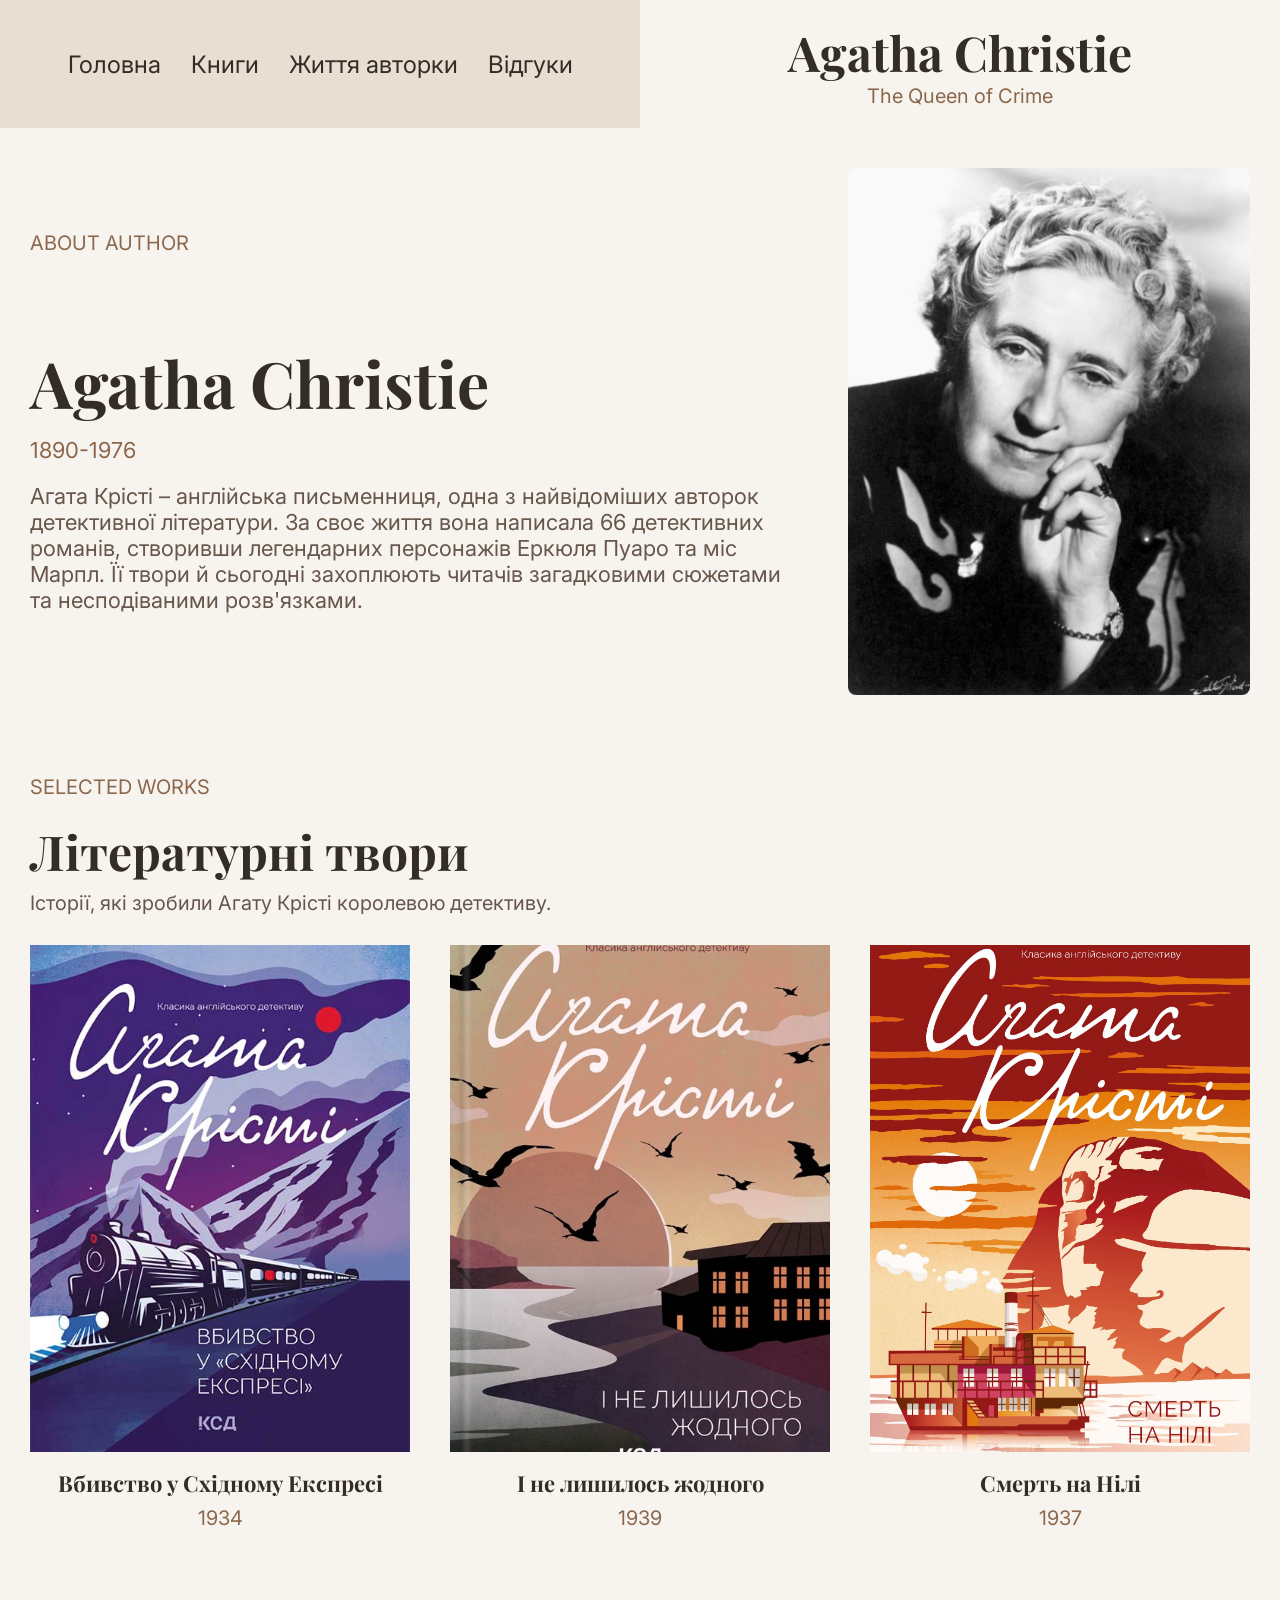
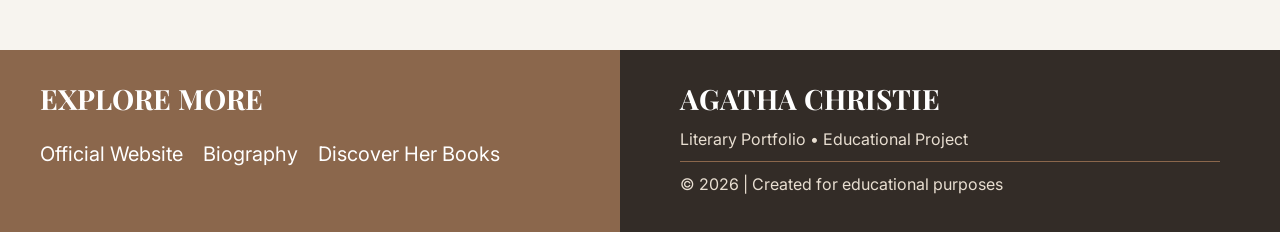
<file: index.html>
<!DOCTYPE html>
<html lang="uk">
<head>
    <meta charset="UTF-8">
    <meta name="viewport" content="width=device-width, initial-scale=1.0">
    <title>Agatha Christie | Literary Portfolio</title>
    <link rel="stylesheet" href="style.css">
</head>
<body>
    <div class="container">
        <div class="top">
            <nav class="menu">
                <ul>
                    <li><a href="index.html">Головна</a></li>
                    <li><a href="books.html">Книги</a></li>
                    <li><a href="biography.html">Життя авторки</a></li>
                    <li><a href="reviews.html">Відгуки</a></li>
                </ul>
            </nav>
            <header class="header">
                <h2>Agatha Christie</h2>
                <p>The Queen of Crime</p>
            </header>
        </div>
        <main class="content">
            <section class="about" id="about">
                <div class="about-text">
                    <p class="about-label">ABOUT AUTHOR</p>
                    <h1>Agatha Christie</h1>
                    <p class="about-years">1890-1976</p>
                    <p>Агата Крісті – англійська письменниця,
                         одна з найвідоміших авторок детективної літератури. 
                         За своє життя вона написала 66 детективних романів, 
                         створивши легендарних персонажів Еркюля Пуаро та міс Марпл. 
                         Її твори й сьогодні захоплюють читачів загадковими сюжетами 
                         та несподіваними розв'язками.</p>
                </div>
                <div class="about-img">
                    <img src="gallery/AgathaChristiephoto.avif" alt="Портрет Агати Крісті">
                </div>
            </section>
            <section class="works" id="works">
                <p class="works-label">SELECTED WORKS</p>
                <h2>Літературні твори</h2>
                <p class="works-description">Історії, які зробили Агату Крісті королевою детективу.</p>
                <div class="books">
                    <article class="book">
                        <a href="https://www.agathachristie.com/stories/murder-on-the-orient-express">
                            <img src="gallery/book1.jpeg" alt='Обкладинка книги "Вбивство у Східному Експресі"'>
                        </a>
                        <h4>Вбивство у Східному Експресі</h4>
                        <p>1934</p>
                    </article>
                    <article class="book">
                        <a href="https://www.agathachristie.com/stories/and-then-there-were-none">
                            <img src="gallery/book2.jpeg" alt='Обкладинка книги "І не лишилось жодного"'>
                        </a>
                        <h4>І не лишилось жодного</h4>
                        <p>1939</p>
                    </article>
                    <article class="book">
                        <a href="https://www.agathachristie.com/stories/death-on-the-nile">
                            <img src="gallery/book3.jpeg" alt='Обкладинка книги "Смерть на Нілі"'>
                        </a>
                        <h4>Смерть на Нілі</h4>
                        <p>1937</p>
                    </article>
                </div>
            </section>
        </main>
        <div class="bottom">
            <aside class="additional" id="links">
                <h3>EXPLORE MORE</h3>
                <ul>
                    <li><a href="https://www.agathachristie.com/">Official Website</a></li>
                    <li><a href="https://www.agathachristie.com/about-christie">Biography</a></li>
                    <li><a href="https://www.agathachristie.com/stories">Discover Her Books</a></li>
                </ul>
            </aside>
            <footer class="footer" id="contacts">
                <h3>AGATHA CHRISTIE</h3>
                <p>Literary Portfolio • Educational Project</p>
                <p>© 2026 | Created for educational purposes</p>
            </footer>
        </div>
    </div>
</body>
</html>
</file>
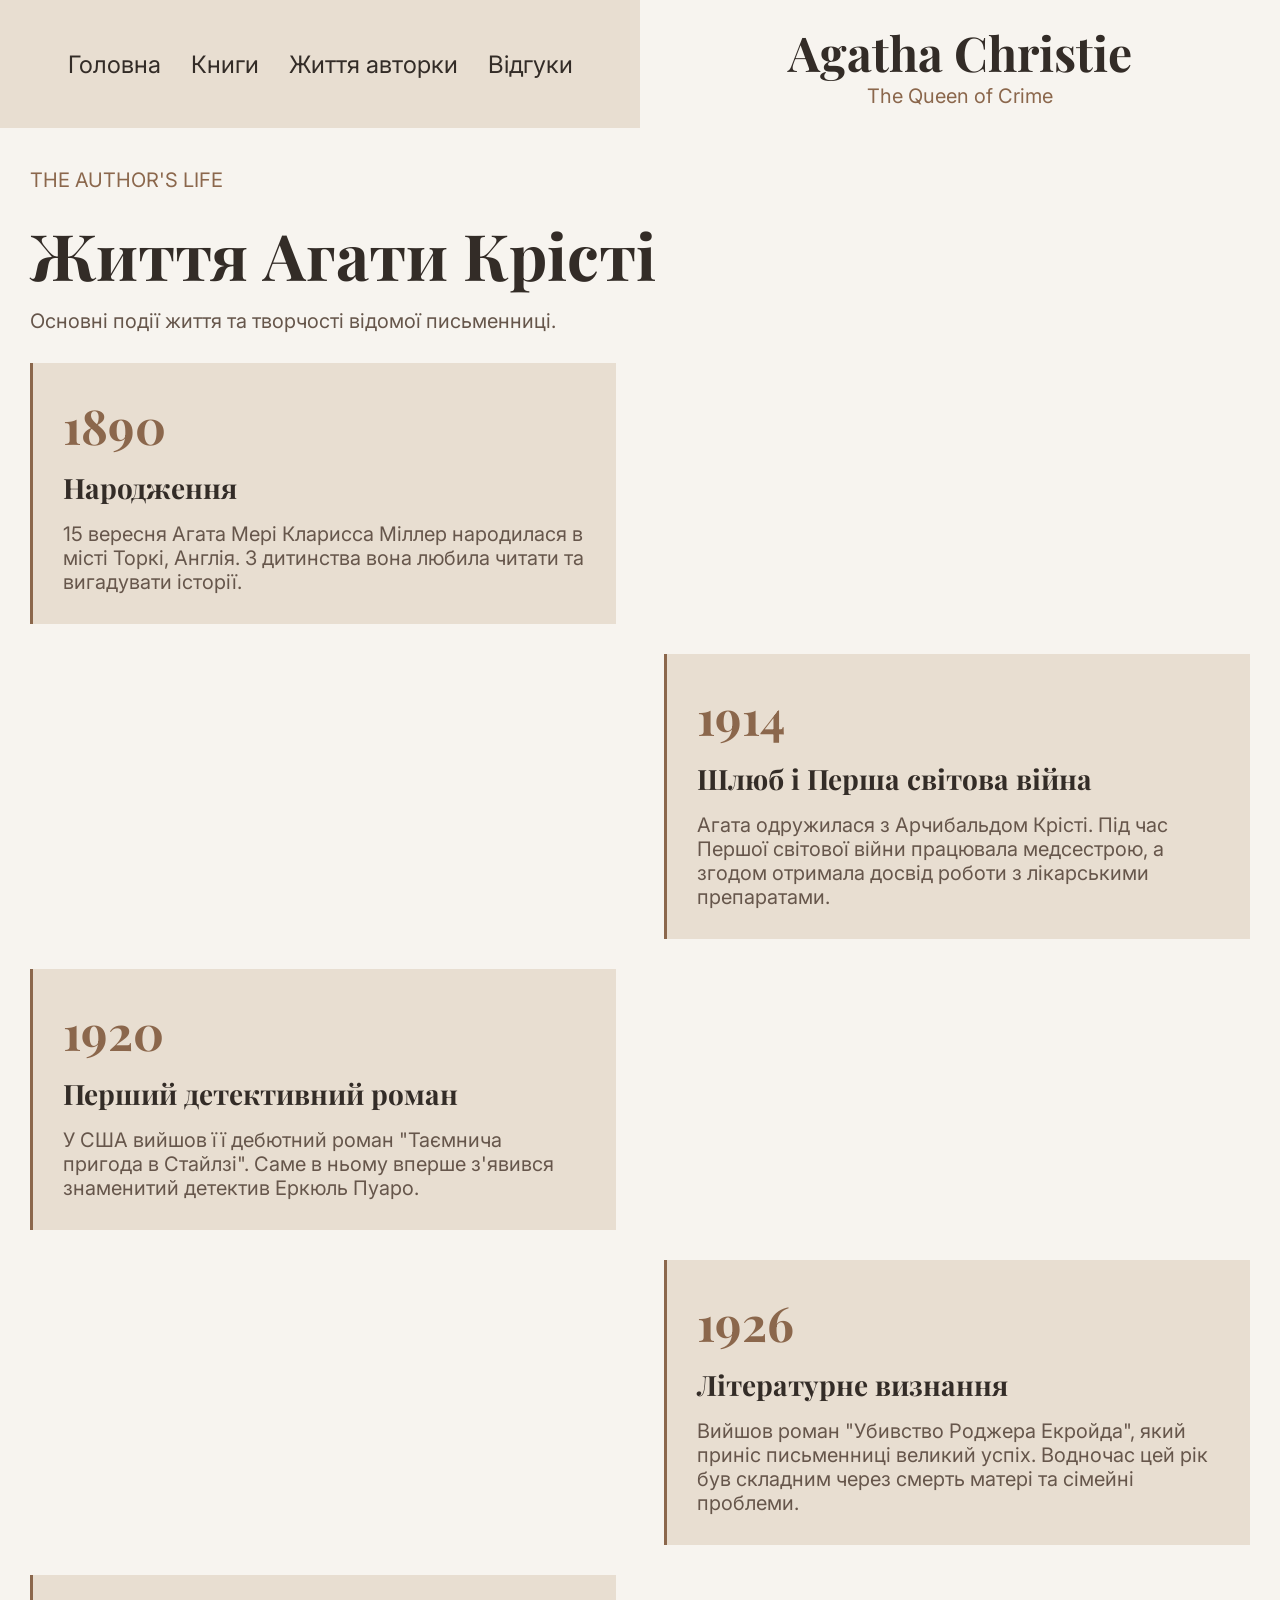
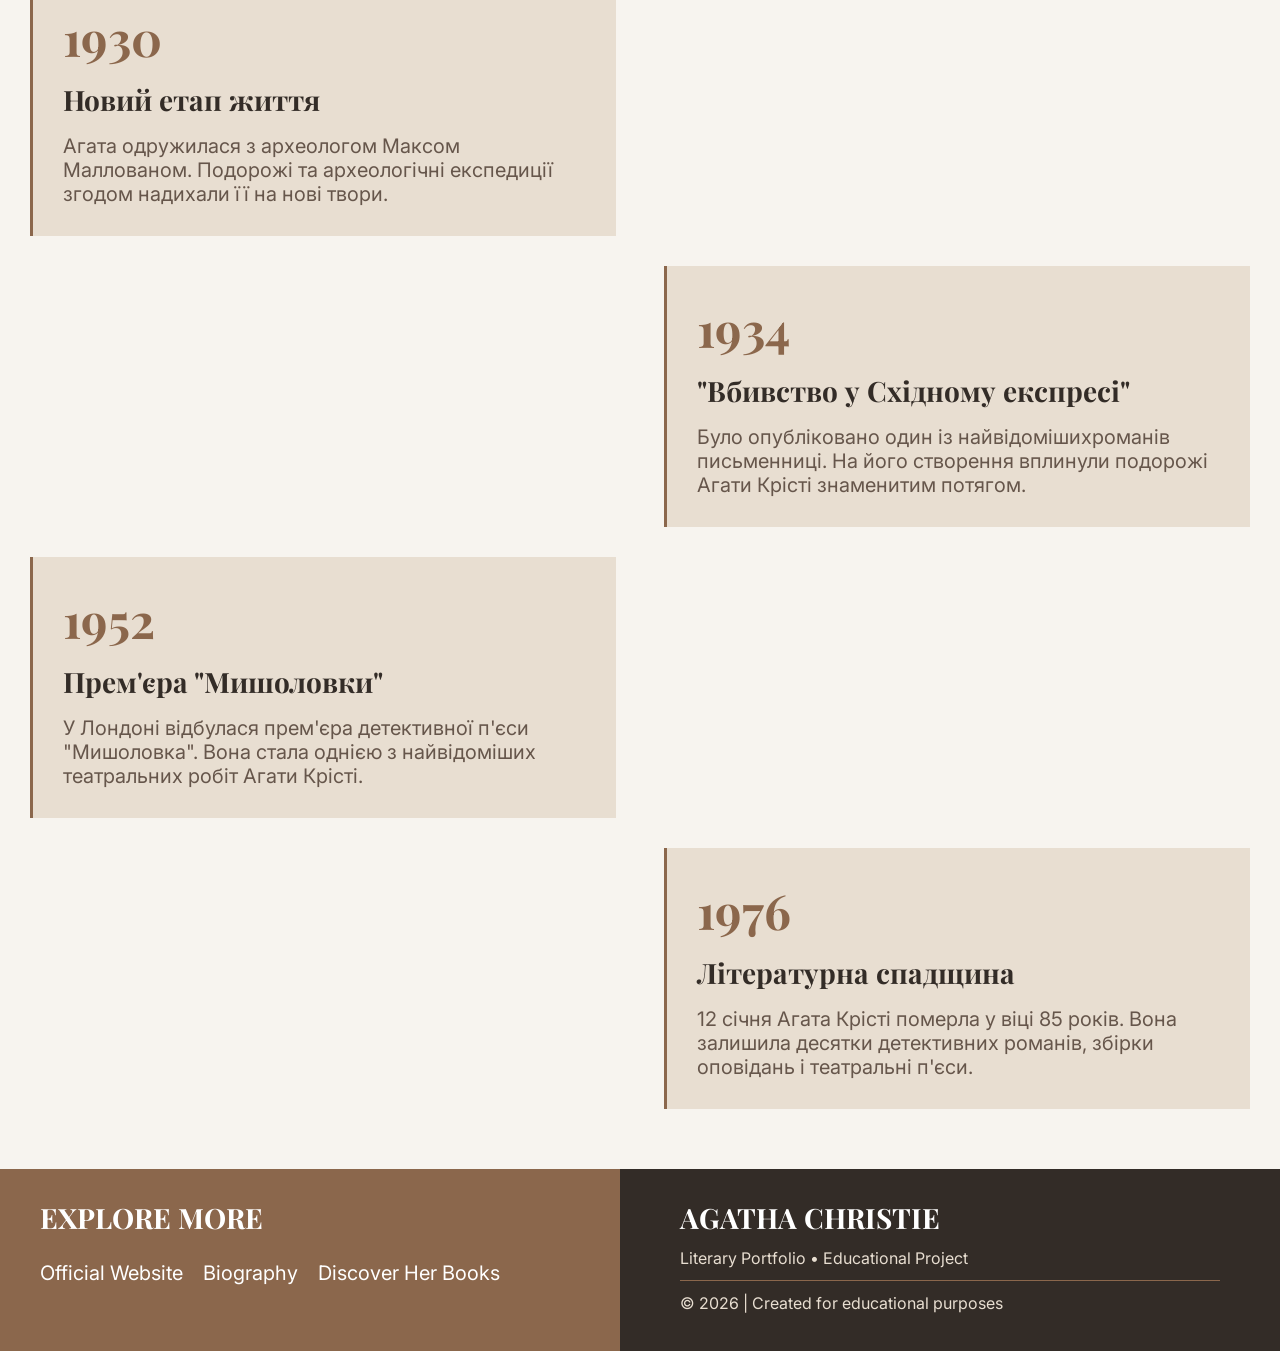
<file: biography.html>
<!DOCTYPE html>
<html lang="uk">
<head>
    <meta charset="UTF-8">
    <meta name="viewport" content="width=device-width, initial-scale=1.0">
    <title>Життя авторки | Agatha Christie</title>
    <link rel="stylesheet" href="style.css">
</head>
<body>
    <div class="container">
        <div class="top">
            <nav class="menu">
                <ul>
                    <li><a href="index.html">Головна</a></li>
                    <li><a href="books.html">Книги</a></li>
                    <li><a href="biography.html">Життя авторки</a></li>
                    <li><a href="reviews.html">Відгуки</a></li>
                </ul>
            </nav>
            <header class="header">
                <h2>Agatha Christie</h2>
                <p>The Queen of Crime</p>
            </header>
        </div>

        <main class="content">
            <section class="timeline-section">
                <p class="timeline-label">THE AUTHOR'S LIFE</p>
                <h1>Життя Агати Крісті</h1>
                <p class="timeline-description">Основні події життя та творчості відомої письменниці.</p>

                <div class="timeline">
                    <article class="timeline-item">
                        <h2>1890</h2>
                        <h3>Народження</h3>
                        <p>15 вересня Агата Мері Кларисса Міллер народилася в місті Торкі, Англія.
                            З дитинства вона любила читати та вигадувати історії.</p>
                    </article>
                    <article class="timeline-item">
                        <h2>1914</h2>
                        <h3>Шлюб і Перша світова війна</h3>
                        <p>Агата одружилася з Арчибальдом Крісті. 
                            Під час Першої світової війни працювала медсестрою, 
                            а згодом отримала досвід роботи з лікарськими препаратами.</p>
                    </article>
                    <article class="timeline-item">
                        <h2>1920</h2>
                        <h3>Перший детективний роман</h3>
                        <p>У США вийшов її дебютний роман "Таємнича пригода в Стайлзі".
                            Саме в ньому вперше з'явився знаменитий детектив Еркюль Пуаро.</p>
                    </article>
                    <article class="timeline-item">
                        <h2>1926</h2>
                        <h3>Літературне визнання</h3>
                        <p>Вийшов роман "Убивство Роджера Екройда", який приніс письменниці великий успіх.
                            Водночас цей рік був складним через смерть матері та сімейні проблеми.</p>
                    </article>
                    <article class="timeline-item">
                        <h2>1930</h2>
                        <h3>Новий етап життя</h3>
                        <p>Агата одружилася з археологом Максом Маллованом. 
                            Подорожі та археологічні експедиції згодом надихали її на нові твори.</p>
                    </article>
                    <article class="timeline-item">
                        <h2>1934</h2>
                        <h3>"Вбивство у Східному експресі"</h3>
                        <p>Було опубліковано один із найвідомішихроманів письменниці.
                            На його створення вплинули подорожі Агати Крісті знаменитим потягом.</p>
                    </article>
                    <article class="timeline-item">
                        <h2>1952</h2>
                        <h3>Прем'єра "Мишоловки"</h3>
                        <p>У Лондоні відбулася прем'єра детективної п'єси "Мишоловка".
                            Вона стала однією з найвідоміших театральних робіт Агати Крісті.</p>
                    </article>
                    <article class="timeline-item">
                        <h2>1976</h2>
                        <h3>Літературна спадщина</h3>
                        <p>12 січня Агата Крісті померла у віці 85 років. 
                            Вона залишила десятки детективних романів, збірки оповідань і театральні п'єси.</p>
                    </article>
                </div>
            </section>
        </main>

        <div class="bottom">
            <aside class="additional" id="links">
                <h3>EXPLORE MORE</h3>
                <ul>
                    <li><a href="https://www.agathachristie.com/">Official Website</a></li>
                    <li><a href="https://www.agathachristie.com/about-christie">Biography</a></li>
                    <li><a href="https://www.agathachristie.com/stories">Discover Her Books</a></li>
                </ul>
            </aside>

            <footer class="footer" id="contacts">
                <h3>AGATHA CHRISTIE</h3>
                <p>Literary Portfolio • Educational Project</p>
                <p>© 2026 | Created for educational purposes</p>
            </footer>
        </div>
    </div>
</body>
</html>
</file>
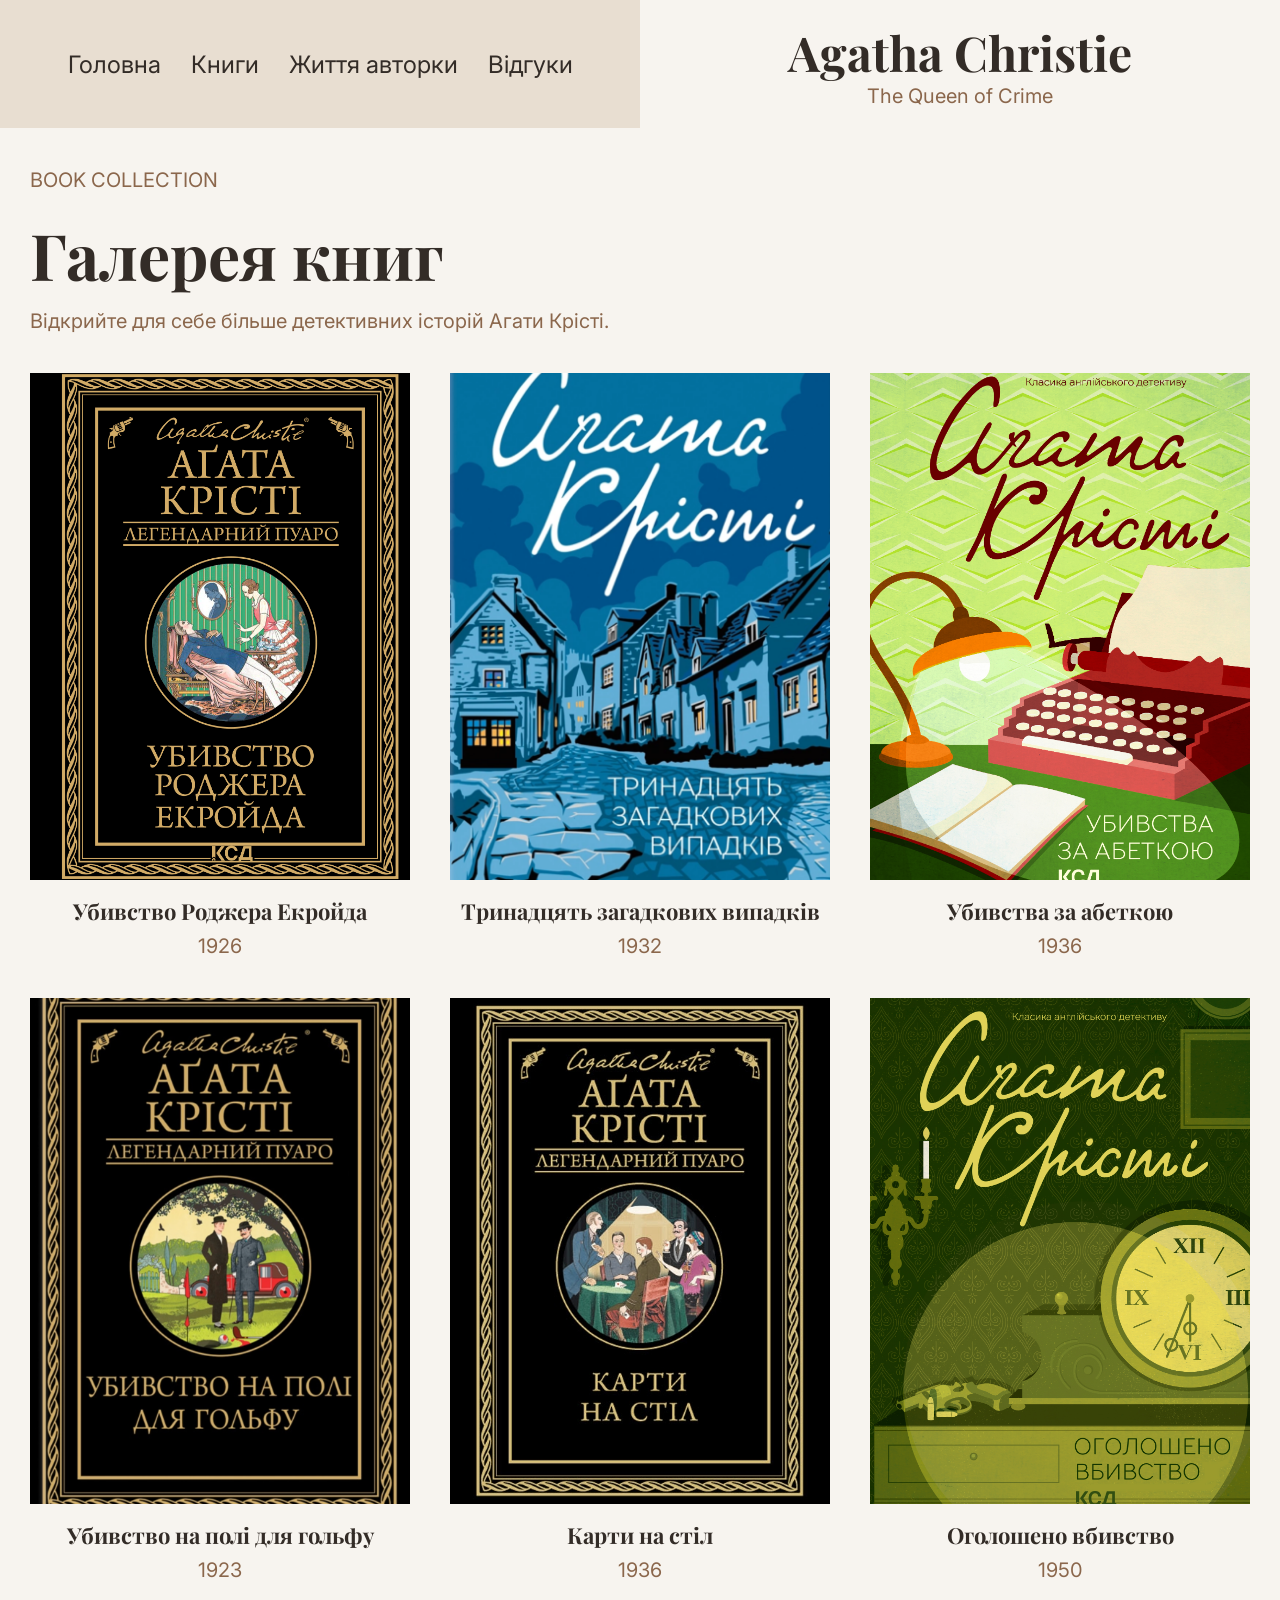
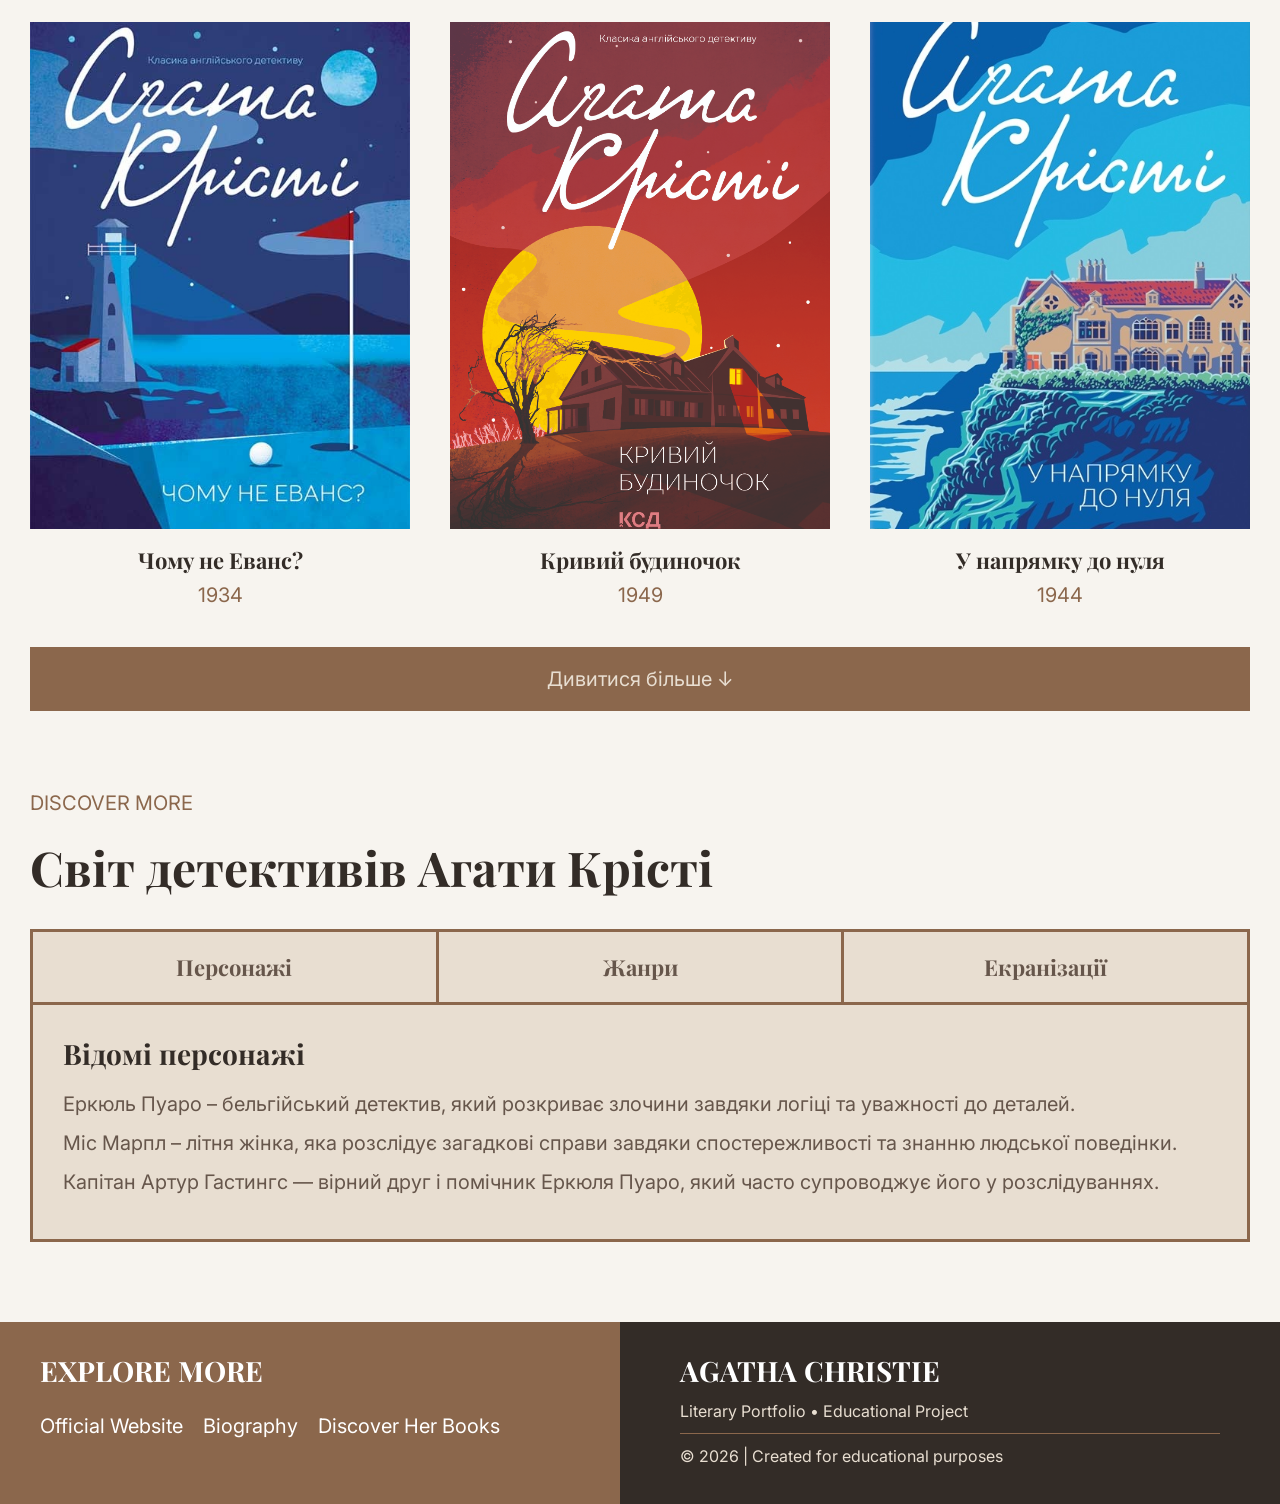
<file: books.html>
<!DOCTYPE html>
<html lang="uk">
<head>
    <meta charset="UTF-8">
    <meta name="viewport" content="width=device-width, initial-scale=1.0">
    <title>Книги | Agatha Christie</title>
    <link rel="stylesheet" href="style.css">
</head>
<body>
    <div class="container">
        <div class="top">
            <nav class="menu">
                <ul>
                    <li><a href="index.html">Головна</a></li>
                    <li><a href="books.html">Книги</a></li>
                    <li><a href="biography.html">Життя авторки</a></li>
                    <li><a href="reviews.html">Відгуки</a></li>
                </ul>
            </nav>
            <header class="header">
                <h2>Agatha Christie</h2>
                <p>The Queen of Crime</p>
            </header>
        </div>

        <main class="content">
            <section class="gallery" id="gallery">
                <p class="gallery-label">BOOK COLLECTION</p>
                <h1>Галерея книг</h1>
                <p class="gallery-description">Відкрийте для себе більше детективних історій Агати Крісті.</p>

                <div class="gallery-grid">
                    <article class="gallery-card">
                        <a href="https://www.agathachristie.com/stories/the-murder-of-roger-ackroyd">
                            <img src="gallery/book4.jpeg" alt='Обкладинка книги "Убивство Роджера Екройда"'>
                        </a>
                        <h4>Убивство Роджера Екройда</h4>
                        <p>1926</p>
                    </article>

                    <article class="gallery-card">
                        <a href="https://www.agathachristie.com/stories/the-thirteen-problems">
                            <img src="gallery/book5.jpeg" alt='Обкладинка книги "Тринадцять загадкових випадків"'>
                        </a>
                        <h4>Тринадцять загадкових випадків</h4>
                        <p>1932</p>
                    </article>

                    <article class="gallery-card">
                        <a href="https://www.agathachristie.com/stories/the-abc-murders">
                            <img src="gallery/book6.jpeg" alt='Обкладинка книги "Убивства за абеткою"'>
                        </a>
                        <h4>Убивства за абеткою</h4>
                        <p>1936</p>
                    </article>

                    <article class="gallery-card">
                        <a href="https://www.agathachristie.com/stories/the-murder-on-the-links">
                            <img src="gallery/book7.jpeg" alt='Обкладинка книги "Убивство на полі для гольфу"'>
                        </a>
                        <h4>Убивство на полі для гольфу</h4>
                        <p>1923</p>
                    </article>

                    <article class="gallery-card">
                        <a href="https://www.agathachristie.com/stories/cards-on-the-table">
                            <img src="gallery/book8.jpeg" alt='Обкладинка книги "Карти на стіл"'>
                        </a>
                        <h4>Карти на стіл</h4>
                        <p>1936</p>
                    </article>

                    <article class="gallery-card">
                        <a href="https://www.agathachristie.com/stories/a-murder-is-announced">
                            <img src="gallery/book9.jpeg" alt='Обкладинка книги "Оголошено вбивство"'>
                        </a>
                        <h4>Оголошено вбивство</h4>
                        <p>1950</p>
                    </article>

                    <article class="gallery-card">
                        <a href="https://www.agathachristie.com/stories/why-didnt-they-ask-evans">
                            <img src="gallery/book10.jpeg" alt='Обкладинка книги "Чому не Еванс?"'>
                        </a>
                        <h4>Чому не Еванс?</h4>
                        <p>1934</p>
                    </article>

                    <article class="gallery-card">
                        <a href="https://www.agathachristie.com/stories/crooked-house">
                            <img src="gallery/book11.jpeg" alt='Обкладинка книги "Кривий будиночок"'>
                        </a>
                        <h4>Кривий будиночок</h4>
                        <p>1949</p>
                    </article>

                    <article class="gallery-card">
                        <a href="https://www.agathachristie.com/stories/towards-zero">
                            <img src="gallery/book12.jpeg" alt='Обкладинка книги "У напрямку до нуля"'>
                        </a>
                        <h4>У напрямку до нуля</h4>
                        <p>1944</p>
                    </article>
                </div>
                <a href="https://www.agathachristie.com/stories" class="gallery-more">
                    Дивитися більше ↓
                </a>
            </section>

            <section class="tabs-section">
                <p class="tabs-label">DISCOVER MORE</p>
                <h2>Світ детективів Агати Крісті</h2>

                <div class="tabs">
                    <input type="radio" name="tabs" id="tab1" checked>
                    <input type="radio" name="tabs" id="tab2">
                    <input type="radio" name="tabs" id="tab3">

                    <div class="tabs-menu">
                        <label for="tab1"><h4>Персонажі</h4></label>
                        <label for="tab2"><h4>Жанри</h4></label>
                        <label for="tab3"><h4>Екранізації</h4></label>
                    </div>

                    <div class="tabs-content">
                        <div class="tab-content" id="content1">
                            <h3>Відомі персонажі</h3>
                            <p>Еркюль Пуаро – бельгійський детектив, який розкриває злочини завдяки логіці та уважності до деталей.</p>
                            <p>Міс Марпл – літня жінка, яка розслідує загадкові справи завдяки спостережливості та знанню людської поведінки.</p>
                            <p>Капітан Артур Гастингс — вірний друг і помічник Еркюля Пуаро, який часто супроводжує його у розслідуваннях.</p>
                        </div>
                        <div class="tab-content" id="content2">
                            <h3>Особливості творчості</h3>
                            <p>Агата Крісті писала переважно в детективному жанрі, а також у суміжних і супутніх напрямках:</p>
                            <ul>
                                <li>Класичний детектив (загадки в замкненому просторі, розслідування в будинках, потягах, на кораблях; серії про Еркюля Пуаро та міс Марпл).</li>
                                <li>Психологічний детектив та трилер (твори з глибоким аналізом мотивів і характеру злочинця, наприклад, "І не лишилось жодного" / "Десять негренят").</li>
                                <li>Шпигунський роман / пригодницький детектив (книги з міжнародною інтригою, таємними агентами та змовами, як-от "Чому не Еванс?" або "Таємниця Семи Циферблатів").</li>
                            </ul>
                        </div>
                        <div class="tab-content" id="content3">
                            <h3>Екранізації творів</h3>
                            <p>Багато романів Агати Крісті були екранізовані для кіно й телебачення.</p>
                            <ul>
                                <li>"Пуаро Агати Крісті" (1989–2013) — легендарний британський серіал із Девідом Суше у ролі Еркюля Пуаро, який вважається еталонним утіленням цього персонажа.</li>
                                <li>"Міс Марпл" (1984–1992) — класична адаптація від BBC, де роль проникливої міс Марпл зіграла Джоан Хіксон.</li>
                                <li>"Вбивство у Східному експресі" (2017) — зірковий переказ класичної історії про злочин у сніговому полоні поїзда.</li>
                            </ul>
                        </div>
                    </div>
                </div>
            </section>
        </main>

        

        <div class="bottom">
            <aside class="additional" id="links">
                <h3>EXPLORE MORE</h3>
                <ul>
                    <li><a href="https://www.agathachristie.com/">Official Website</a></li>
                    <li><a href="https://www.agathachristie.com/about-christie">Biography</a></li>
                    <li><a href="https://www.agathachristie.com/stories">Discover Her Books</a></li>
                </ul>
            </aside>

            <footer class="footer" id="contacts">
                <h3>AGATHA CHRISTIE</h3>
                <p>Literary Portfolio • Educational Project</p>
                <p>© 2026 | Created for educational purposes</p>
            </footer>
        </div>
    </div>
</body>
</html>
</file>
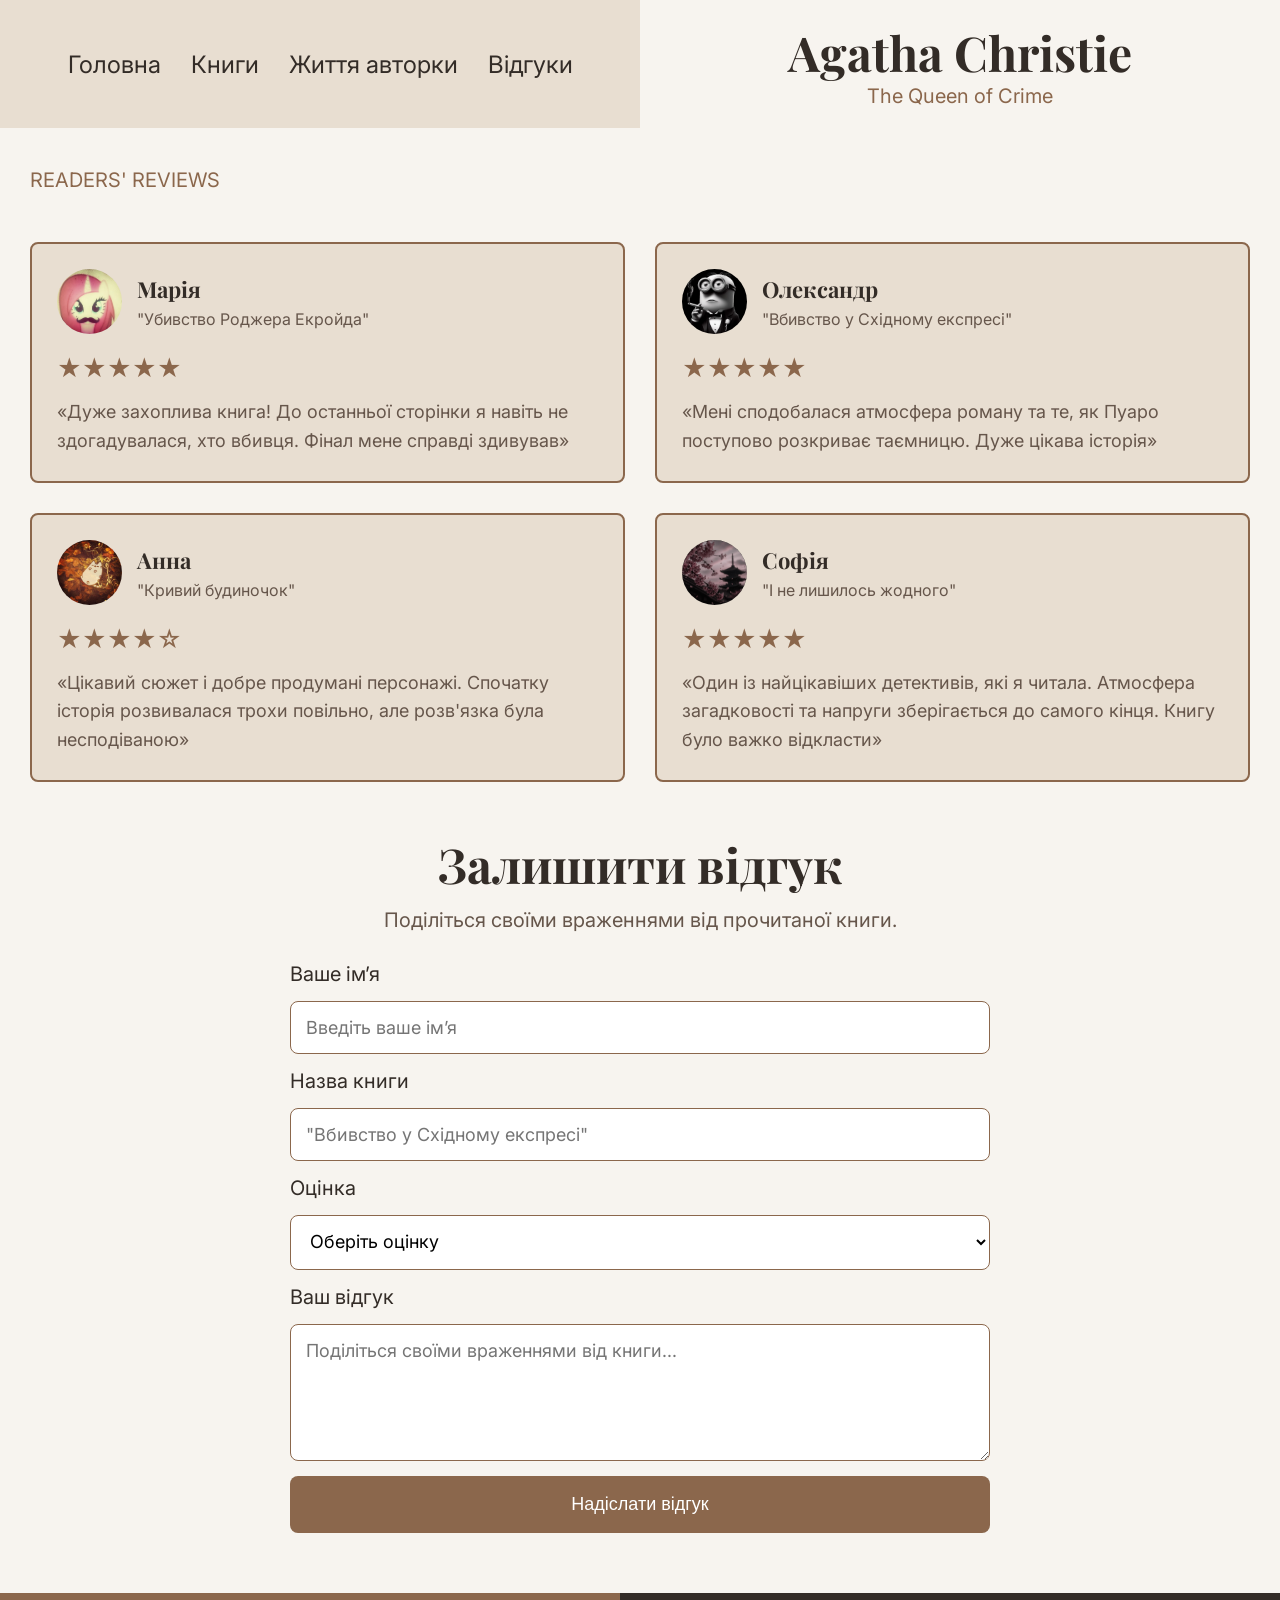
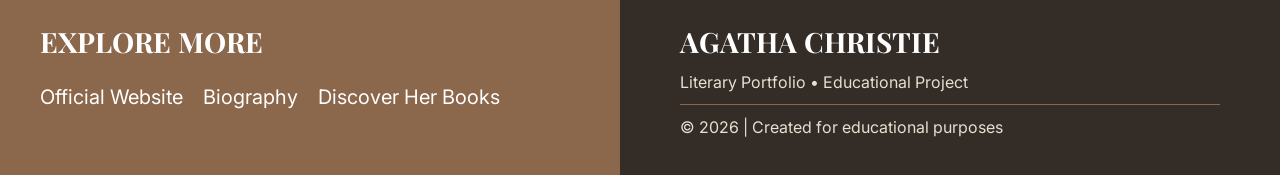
<file: reviews.html>
<!DOCTYPE html>
<html lang="uk">
<head>
    <meta charset="UTF-8">
    <meta name="viewport" content="width=device-width, initial-scale=1.0">
    <title>Відгуки | Agatha Christie</title>
    <link rel="stylesheet" href="style.css">
</head>
<body>
    <div class="container">
        <div class="top">
            <nav class="menu">
                <ul>
                    <li><a href="index.html">Головна</a></li>
                    <li><a href="books.html">Книги</a></li>
                    <li><a href="biography.html">Життя авторки</a></li>
                    <li><a href="reviews.html">Відгуки</a></li>
                </ul>
            </nav>
            <header class="header">
                <h2>Agatha Christie</h2>
                <p>The Queen of Crime</p>
            </header>
        </div>

        <main class="content">
           <section class="reviews-section">
            <p class="reviews-label">READERS' REVIEWS</p>
            <article class="review-card">
                <div class="review-author">
                    <img src="gallery/avatar1.jpeg" alt="Аватар">
                    <div>
                        <h4>Марія</h4>
                        <p>"Убивство Роджера Екройда"</p>
                    </div>
                </div>
                <p class="review-rating">★★★★★</p>
                <blockquote>
                    «Дуже захоплива книга! До останньої сторінки я навіть не здогадувалася, хто вбивця.
                    Фінал мене справді здивував»
                </blockquote>
            </article>

            <article class="review-card">
                <div class="review-author">
                    <img src="gallery/avatar2.jpeg" alt="Аватар">
                    <div>
                        <h4>Олександр</h4>
                        <p>"Вбивство у Східному експресі"</p>
                    </div>
                </div>
                <p class="review-rating">★★★★★</p>
                <blockquote>
                    «Мені сподобалася атмосфера роману та те, як Пуаро поступово розкриває таємницю. 
                    Дуже цікава історія»
                </blockquote>
            </article>

            <article class="review-card">
                <div class="review-author">
                    <img src="gallery/avatar3.jpeg" alt="Аватар">
                    <div>
                        <h4>Анна</h4>
                        <p>"Кривий будиночок"</p>
                    </div>
                </div>
                <p class="review-rating">★★★★☆</p>
                <blockquote>
                    «Цікавий сюжет і добре продумані персонажі.
                    Спочатку історія розвивалася трохи повільно, але розв'язка була несподіваною»
                </blockquote>
            </article>

            <article class="review-card">
                <div class="review-author">
                    <img src="gallery/avatar4.jpeg" alt="Аватар">
                    <div>
                        <h4>Софія</h4>
                        <p>"І не лишилось жодного"</p>
                    </div>
                </div>
                <p class="review-rating">★★★★★</p>
                <blockquote>
                    «Один із найцікавіших детективів, які я читала. Атмосфера загадковості та напруги 
                    зберігається до самого кінця. Книгу було важко відкласти»
                </blockquote>
            </article>
           </section>

           <section class="review-form-section">
            <h2>Залишити відгук</h2>
            <p>Поділіться своїми враженнями від прочитаної книги.</p>

            <form class="review-form">
                <label for="name">Ваше імʼя</label>
                <input type="text" id="name" name="name" placeholder="Введіть ваше імʼя" required>

                <label for="book">Назва книги</label>
                <input type="text" id="book" name="book" placeholder='"Вбивство у Східному експресі"' required>

                <label for="rating">Оцінка</label>
                <select id="rating" name="rating" required>
                    <option value="" disabled selected>Оберіть оцінку</option>
                    <option value="5">Відмінно</option>
                    <option value="4">Добре</option>
                    <option value="3">Нормально</option>
                    <option value="2">Не дуже</option>
                    <option value="1">Погано</option>
                </select>

                <label for="review">Ваш відгук</label>
                <textarea name="review" id="review" rows="5" placeholder="Поділіться своїми враженнями від книги..." required></textarea>

                <button type="submit">Надіслати відгук</button>
            </form>
           </section>
        </main>

        <div class="bottom">
            <aside class="additional" id="links">
                <h3>EXPLORE MORE</h3>
                <ul>
                    <li><a href="https://www.agathachristie.com/">Official Website</a></li>
                    <li><a href="https://www.agathachristie.com/about-christie">Biography</a></li>
                    <li><a href="https://www.agathachristie.com/stories">Discover Her Books</a></li>
                </ul>
            </aside>

            <footer class="footer" id="contacts">
                <h3>AGATHA CHRISTIE</h3>
                <p>Literary Portfolio • Educational Project</p>
                <p>© 2026 | Created for educational purposes</p>
            </footer>
        </div>
    </div>
</body>
</html>
</file>
<file: style.css>
@import url('reset.css');
@import url('base.css');

/* Загальні стилі */
.container{
    width: 100%;
    max-width: var(--container-max-width);
    margin: 0 auto;
    background-color: var(--color-background);
    color: var(--color-text);
    font-family: var(--font-family-text);
    font-size: var(--font-size-p);
}

/* Навігаційне меню */
.menu{
    flex: 1;
    min-width: 0;
    background-color: var(--color-beige);
    display: flex;
    justify-content: center;
    align-items: center;
    padding: 30px 20px;
}

.menu ul{
    display: flex;
    gap: 30px;
}

.menu a{
    font-size: var(--font-size-menu);
    color: var(--color-dark);
}

.menu a:hover{
    color: var(--color-brown);
}

/* Хедер */
.header{
    flex: 1;
    min-width: 0;
    background-color: var(--color-background);
    display: flex;
    flex-direction: column;
    justify-content: center;
    align-items: center;
    padding: 20px;
    text-align: center;
}

.header h2{
    font-family: var(--font-family-heading);
    font-size: var(--font-size-h2);
    color: var(--color-dark);
}

.header p{
    color: var(--color-brown);
}

.top{
    display: flex;
}

/* Основний вміст */
.content{
    width: 100%;
    background-color: var(--color-background);
}

/* Головна - про авторку */
.about{
    width: 100%;
    max-width: var(--content-max-width);
    margin: 0 auto;
    padding: 40px var(--page-padding);
    display: flex;
    justify-content: space-between;
    align-items: center;
    gap: 40px;
}

.about .about-text{
    flex: 1;
    min-width: 0;
}

.about-text h1{
    font-family: var(--font-family-heading);
    font-size: var(--font-size-h1);
    color: var(--color-dark);
    margin-bottom: 12px;
}

.about-text p{
    font-size: 22px;
    margin-bottom: 20px;
}

.about-text .about-label{
    font-size: var(--font-size-p);
    color: var(--color-brown);
    margin-bottom: 85px;
}

.about-years{
    color: var(--color-brown);
}

.about-img{
    flex: 0 1 402px;
    min-width: 0;
}

.about-img img{
    width: 100%;
    height: auto;
    aspect-ratio: 402/527;
    object-fit: cover;
    border-radius: 8px;
}

/* Головна - твори */
.works{
    width: 100%;
    max-width: var(--content-max-width);
    margin: 0 auto;
    padding: 40px var(--page-padding) 120px;
}

.works-label{
    color: var(--color-brown);
    margin-bottom: 20px;
}

.works h2{
    font-family: var(--font-family-heading);
    font-size: var(--font-size-h2);
    color: var(--color-dark);
    margin-bottom: 8px;
}

.works-description{
    margin-bottom: 30px;
}

/* Головна - книги */
.books{
    display: grid;
    grid-template-columns: repeat(3, minmax(0, 1fr));
    gap: 40px;
}

.book{
    min-width: 0;
    text-align: center;
}

.book img{
    width: 100%;
    height: auto;
    aspect-ratio: 3/4;
    object-fit: cover;
    margin-bottom: 16px;
}

.book img:hover{
    transform: scale(1.1);
}

.book h4{
    font-family: var(--font-family-heading);
    font-size: var(--font-size-h4);
    color: var(--color-dark);
    margin-bottom: 8px;
}

.book p{
    color: var(--color-brown);
}

/* Нижня частина сайту */
.bottom{
    display: flex;
}

/* Посилання */
.additional{
    flex: 1;
    min-width: 0;
    background-color: var(--color-brown);
    color: var(--color-white);
    padding: 30px 40px;
}

.additional h3{
    font-family: var(--font-family-heading);
    font-size: var(--font-size-h3);
    margin-bottom: 16px;
}

.additional a:hover{
    text-decoration: underline;
}

.additional ul{
    display: flex;
    flex-wrap: nowrap;
    gap: 20px;
    margin-top: 25px;
}

/* Футер */
.footer{
    flex: 1;
    min-width: 0;
    background-color: var(--color-dark);
    color: var(--color-beige);
    padding: 30px 60px;
}

.footer h3{
    font-family: var(--font-family-heading);
    font-size: var(--font-size-h3);
    color: var(--color-white);
    margin-bottom: 12px;
}

.footer p{
    font-size: 16px;
    margin-bottom: 8px;
}

.footer p:last-child{
    border-top: 1px solid var(--color-brown);
    margin-top: 12px;
    padding-top: 12px;
}

/* Книги - галерея */
.gallery{
    width: 100%;
    max-width: var(--content-max-width);
    margin: 0 auto;
    padding: 40px var(--page-padding) 60px;
}

.gallery-label{
    color: var(--color-brown);
    margin-bottom: 20px;
}

.gallery h1{
    font-family: var(--font-family-heading);
    font-size: var(--font-size-h1);
    color: var(--color-dark);
    margin-bottom: 12px;
}

.gallery-description{
    color: var(--color-brown);
    margin-bottom: 40px;
}

.gallery-grid{
    display: grid;
    grid-template-columns: repeat(3, minmax(0, 1fr));
    gap: 40px;
}

.gallery-card{
    min-width: 0;
    text-align: center;
}

.gallery-card a{
    display: block;
    aspect-ratio: 3/4;
    margin-bottom: 16px;
}

.gallery-card img{
    width: 100%;
    height: 100%;
    object-fit: cover;
}

.gallery-card img:hover{
    transform: scale(1.05);
}

.gallery-card h4{
    font-family: var(--font-family-heading);
    font-size: var(--font-size-h4);
    color: var(--color-dark);
    margin-bottom: 8px;
}

.gallery-card p{
    color: var(--color-brown);
}

.gallery-more{
    display: block;
    text-align: center;
    margin-top: 40px;
    padding: 20px;
    background-color: var(--color-brown);
    color: var(--color-beige);
}

.gallery-more:hover{
    background-color: var(--color-dark);
    text-decoration: underline;
}

/* Книги - таби */
.tabs-section{
    width: 100%;
    max-width: var(--content-max-width);
    margin: 0 auto;
    padding: 20px var(--page-padding) 80px;
}

.tabs-label{
    color: var(--color-brown);
    margin-bottom: 20px;
}

.tabs-section h2{
    font-family: var(--font-family-heading);
    font-size: var(--font-size-h2);
    color: var(--color-dark);
    margin-bottom: 30px;
}

.tabs input{
    position: absolute;
    opacity: 0;
}

.tabs-menu{
    display: flex;
    background-color: var(--color-beige);
    border: 3px solid var(--color-brown);
}

.tabs-menu label{
    flex: 1;
    text-align: center;
    padding: 20px;
    border-right: 3px solid var(--color-brown);
    font-family: var(--font-family-heading);
    font-size: var(--font-size-h4);
}

.tabs-menu label:last-child{
    border-right: none;
}

.tabs-menu label:hover{
    color: var(--color-brown);
}

.tabs-content{
    background-color: var(--color-beige);
    padding: 30px;
    border: 3px solid var(--color-brown);
    border-top: none;
}

.tab-content{
    display: none;
}

.tab-content h3{
    font-family: var(--font-family-heading);
    font-size: var(--font-size-h3);
    color: var(--color-dark);
    margin-bottom: 20px;
}

.tab-content p{
    margin-bottom: 15px;
}

.tab-content ul{
    padding-left: 25px;
}

.tab-content li{
    list-style: disc;
    margin-bottom: 15px;
}

/* Відображення вибраної вкладки */
#tab1:checked ~ .tabs-content #content1,
#tab2:checked ~ .tabs-content #content2,
#tab3:checked ~ .tabs-content #content3{
    display: block;
}

/* Біографія - таймлайн */
.timeline-section{
    width: 100%;
    max-width: var(--content-max-width);
    margin: 0 auto;
    padding: 40px var(--page-padding) 60px;
}

.timeline-label{
    color: var(--color-brown);
    margin-bottom: 20px;
}

.timeline-section h1{
    font-family: var(--font-family-heading);
    font-size: var(--font-size-h1);
    color: var(--color-dark);
    margin-bottom: 12px;
}

.timeline-description{
    margin-bottom: 30px;
}

.timeline{
    display: flex;
    flex-direction: column;
    align-items: center;
    gap: 30px;
}

.timeline-item{
    width: 48%;
    background-color: var(--color-beige);
    padding: 30px;
    border-left: 3px solid var(--color-brown);
    align-self: flex-start;
}

.timeline-item:nth-child(even){
    align-self: flex-end;
}

.timeline-item h2{
    font-family: var(--font-family-heading);
    font-size: var(--font-size-h2);
    color: var(--color-brown);
    margin-bottom: 12px;
}

.timeline-item h3{
    font-family: var(--font-family-heading);
    font-size: var(--font-size-h3);
    color: var(--color-dark);
    margin-bottom: 16px;
}

.timeline-item:hover{
    background-color: var(--color-white);
}

/* Відгуки - відгуки */
.reviews-section{
    width: 100%;
    max-width: var(--content-max-width);
    margin: 0 auto;
    padding: 40px var(--page-padding) 40px;
    display: grid;
    grid-template-columns: repeat(2, minmax(0, 1fr));
    gap: 30px;
}

.reviews-label{
    color: var(--color-brown);
    margin-bottom: 20px;
    grid-column: 1/-1;
}

.reviews-section h1{
    font-family: var(--font-family-heading);
    font-size: var(--font-size-h1);
    color: var(--color-dark);
    margin-bottom: 12px;
}

.reviews-description{
    margin-bottom: 40px;
}

.review-card{
    background-color: var(--color-beige);
    padding: 25px;
    border: 2px solid var(--color-brown);
    border-radius: 8px;
}

.review-author{
    display: flex;
    align-items: center;
    gap: 15px;
    margin-bottom: 20px;
}

.review-author img{
    width: 65px;
    height: 65px;
    border-radius: 50%;
    object-fit: cover;
}

.review-author h4{
    font-family: var(--font-family-heading);
    font-size: var(--font-size-h4);
    color: var(--color-dark);
    margin-bottom: 5px;
}

.review-author p{
    font-size: 16px;
}

.review-rating{
    color: var(--color-brown);
    font-size: var(--font-size-menu);
    margin-bottom: 15px;
}

.review-card blockquote{
    font-size: 18px;
    line-height: 1.6;
}

/* Відгуки - форма */
.review-form-section{
    width: 100%;
    max-width: var(--content-max-width);
    margin: 0 auto;
    padding: 10px var(--page-padding) 60px;
}

.review-form-section h2{
    font-family: var(--font-family-heading);
    font-size: var(--font-size-h2);
    color: var(--color-dark);
    margin-bottom: 12px;
    text-align: center;
}

.review-form-section p{
    margin-bottom: 30px;
    text-align: center;
}

.review-form{
    display: flex;
    flex-direction: column;
    gap: 15px;
    max-width: 700px;
    margin: 0 auto;
}

.review-form label{
    color: var(--color-dark);
}

.review-form input,
.review-form select,
.review-form textarea{
    padding: 15px;
    border: 1px solid var(--color-brown);
    border-radius: 8px;
    font-family: var(--font-family-text);
    font-size: 18px;
    background-color: var(--color-white);
}

.review-form button{
    padding: 18px;
    background-color: var(--color-brown);
    color: var(--color-white);
    border: none;
    border-radius: 8px;
    font-size: 18px;
}

.review-form button:hover{
    background-color: var(--color-dark);
}

/* Tablet */
@media (min-width: 768px) and (max-width: 1023px) {
    .menu ul{
        flex-wrap: nowrap;
        justify-content: center;
        gap: 10px;
    }

    .menu a{
        font-size: 20px;
    }

    .header h2{
        font-size: 36px;
    }

    .about{
        gap: 25px;
    }

    .about-text h1{
        font-size: 44px;
    }

    .about-text p{
        font-size: 18px;
    }

    .about-text .about-label{
        margin-bottom: 35px;
    }

    .about-img{
        flex: 0 1 35%;
    }

    .books{
        grid-template-columns: repeat(2, minmax(0, 1fr));
        gap: 30px;
    }

    .works{
        padding-bottom: 80px;
    }

    .additional, .footer{
        padding: 25px;
    }

    .additional ul{
        flex-wrap: nowrap;
        gap: 8px;
        margin-top: 15px;
    }

    .additional a{
        font-size: 14px;
    }

    .gallery h1{
        font-size: 44px;
    }

    .gallery-grid{
        grid-template-columns: repeat(2, minmax(0, 1fr));
        gap: 30px;
    }

    .tabs-section h2{
        font-size: 36px;
    }

    .tabs-menu label{
        padding: 15px;
        font-size: 18px;
    }

    .reviews-section h1{
        font-size: 44px;
    }
}

/* Mobile */
@media (max-width: 767px){
    .top{
        flex-direction: column;
    }

    .menu ul{
        flex-wrap: wrap;
        justify-content: center;
        gap: 15px;
    }

    .menu a{
        font-size: 16px;
    }

    .header h2{
        font-size: 32px;
    }

    .header p{
        font-size: 16px;
    }

    .about{
        flex-direction: column;
        gap: 25px;
        padding: 30px 20px;
    }

    .about-text h1{
        font-size: 40px;
    }

    .about-text p{
        font-size: 18px;
    }

    .about-text .about-label{
        margin-bottom: 25px;
    }

    .about-img{
        flex: none;
        width: 100%;
        max-width: 350px;
    }

    .works{
        padding: 30px 20px 60px;
    }

    .works h2{
        font-size: 32px;
    }

    .books{
        grid-template-columns: 1fr;
        gap: 35px;
    }

    .book{
        max-width: 350px;
        width: 100%;
        margin: 0 auto;
    }

    .bottom{
        flex-direction: column;
    }

    .additional, .footer{
        padding: 30px 20px;
    }

    .additional ul{
        flex-wrap: wrap;
        gap: 15px;
        margin-top: 15px;
    }

    .gallery{
        padding: 30px 20px 60px;
    }

    .gallery h1{
        font-size: 40px;
    }

    .gallery-grid{
        grid-template-columns: 1fr;
        gap: 35px;
    }

    .gallery-card{
        width: 100%;
        max-width: 350px;
        margin: 0 auto;
    }

    .tabs-section{
        padding: 30px 20px 60px;
    }

    .tabs-section h2{
        font-size: 32px;
    }

    .tabs-menu label{
        padding: 12px 5px;
        font-size: 14px;
    }

    .tabs-content{
        padding: 20px;
    }

    .tab-content h3{
        font-size: 24px;
    }

    .tab-content p, .tab-content li{
        font-size: 16px;
    }

    .timeline{
        gap: 20px;
    }

    .timeline-section h1{
        font-size: 40px;
    }

    .timeline-item{
        width: 100%;
        padding: 20px;
    }

    .timeline-item:nth-child(even){
        align-self: flex-start;
    }

    .reviews-section{
        grid-template-columns: 1fr;
        gap: 20px;
    }

    .reviews-section h1{
        font-size: 36px;
    }

    .review-card{
        padding: 20px;
    }

    .review-author img{
        width: 55px;
        height: 55px;
    }

    .review-card blockquote{
        font-size: 16px;
    }

    .review-form-section{
        padding: 15px 20px 30px;
    }

    .review-form-section h2{
        font-size: 32px;
    }

    .review-form{
        max-width: 100%;
    }
}
</file>
